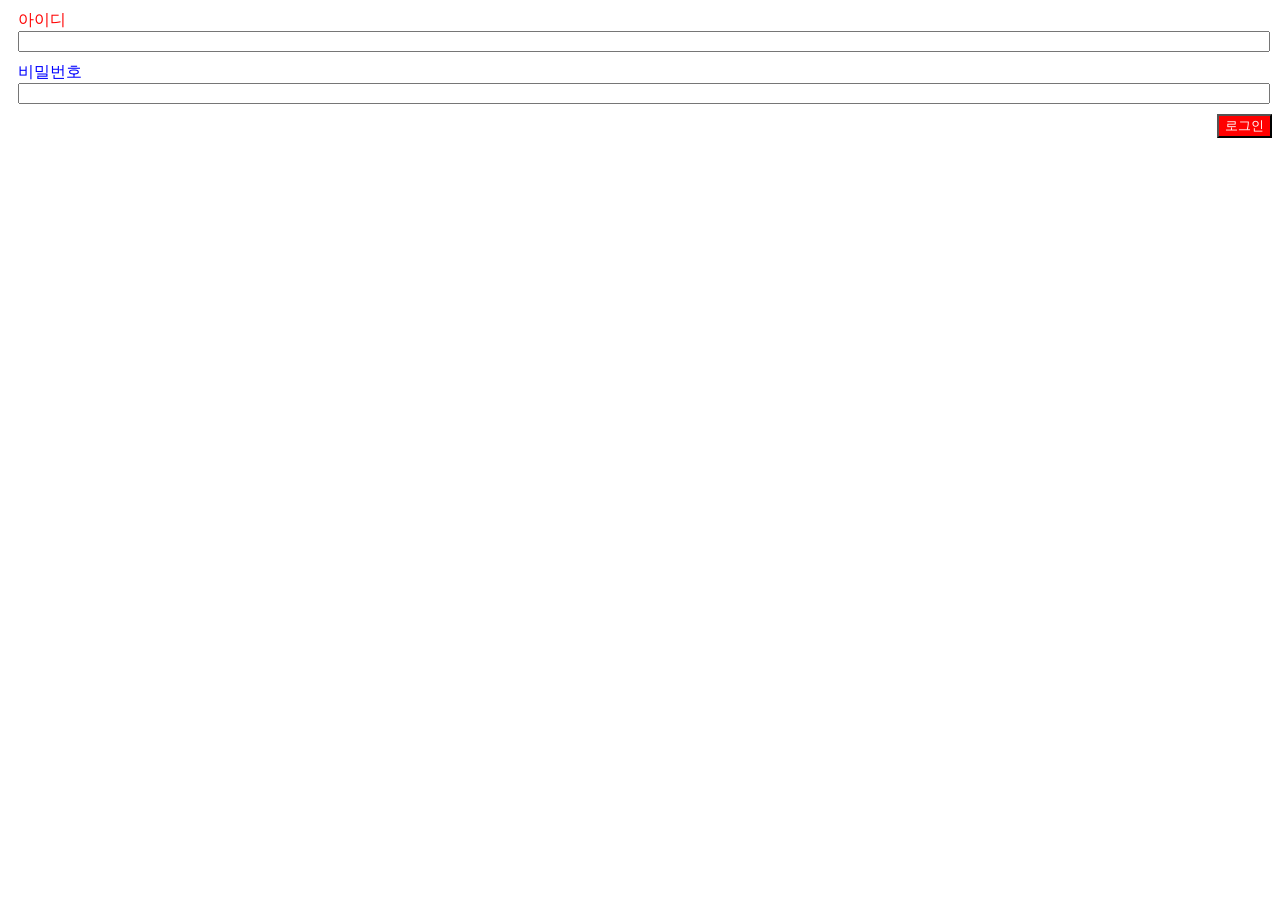
<file: ch02/login.html>
<!DOCTYPE html>
<html>

<head>
    <meta charset="utf-8">
    <title>login</title>
    <style>
        #divid,
        #divpw {
            margin: 10px 10px;
        }

        #lblid {
            color: red;
        }

        #lblpw {
            color: blue;
        }

        input {
            width: 100%;
        }

        #login {
            float: right;
            background-color: red;
            color: white;
        }
    </style>
</head>

<body>
    <div id="divid">
        <label id="lblid">아이디</label>
        <input type="text" id="userid">
    </div>
    <div id="divpw">
        <label id="lblpw">비밀번호</label>
        <input type="password" id="userpw">
    </div>
    <button type="submit" id="login">로그인</button>
</body>

</html>
</file>
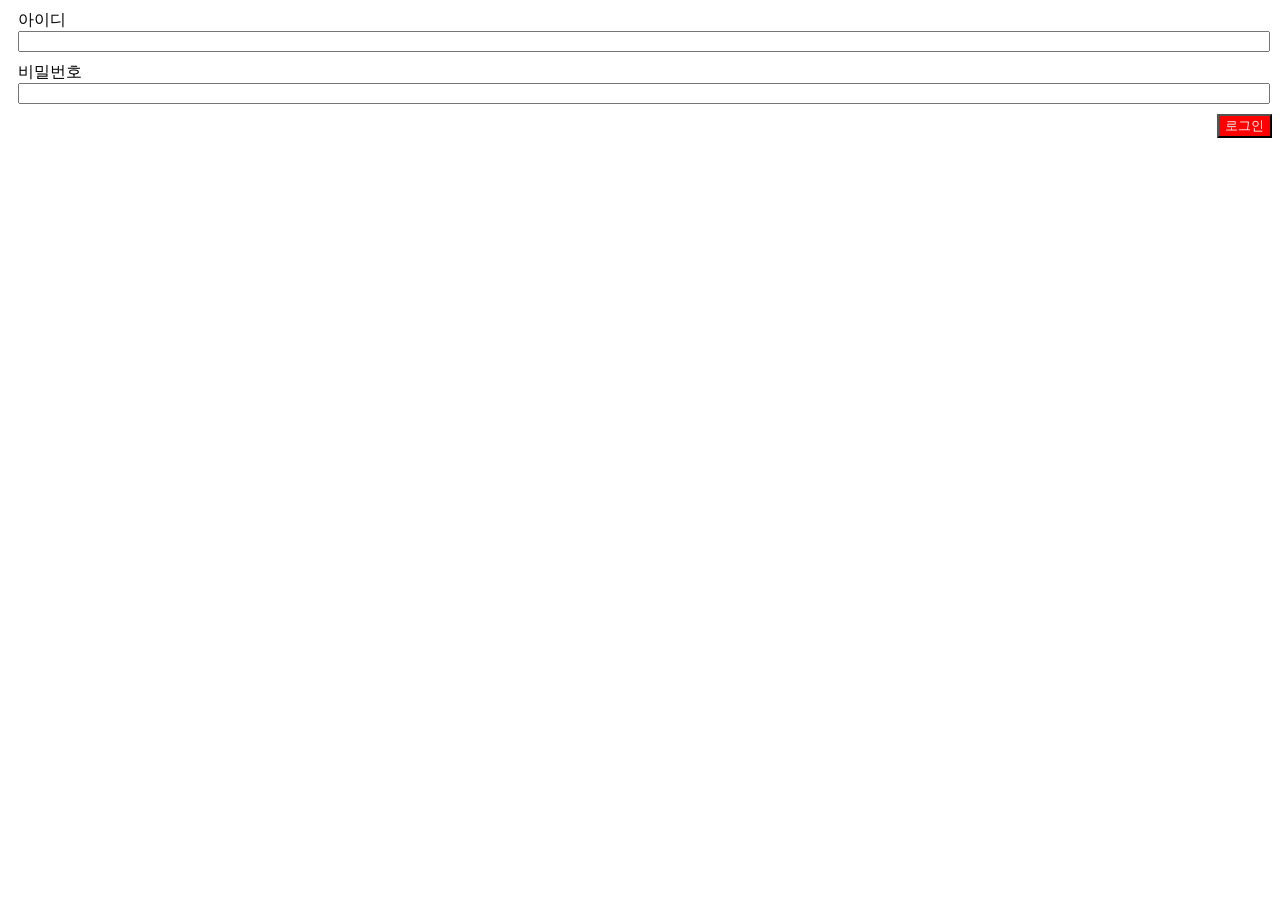
<file: ch02/login2.html>
<!DOCTYPE html>
<html>

<head>
    <meta charset="utf-8">
    <title>login</title>
    <style>
        .account {
            margin: 10px 10px;
        }

        .login {

            float: right;
            background-color: red;
            color: white;
        }

        .write {

            width: 100%;
        }
    </style>
</head>

<body>
    <div class="account">
        <label>아이디</label>
        <input type="text" class="write">
    </div>
    <div class="account">
        <label>비밀번호</label>
        <input type="password" class="write">
    </div>
    <button type="submit" class="login">로그인</button>
</body>

</html>
</file>
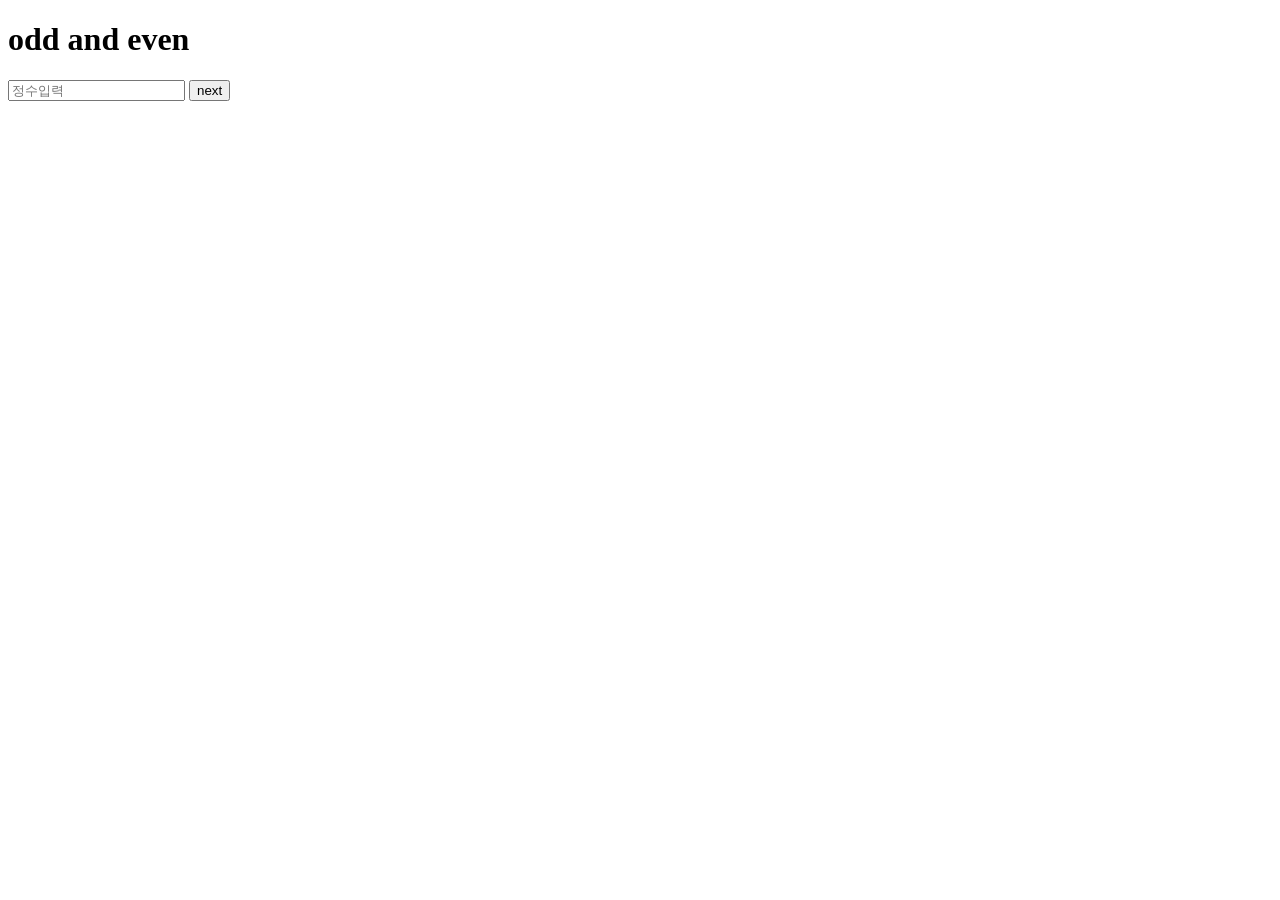
<file: ch05/oddeven.html>
<!DOCTYPE html>
<html lang="en">

<head>
    <meta charset="UTF-8">
    <meta name="viewport" content="width=device-width, initial-scale=1.0">
    <title>odd and even</title>
</head>

<body>
    <h1>odd and even</h1>
    <input id="input_number" type="number" placeholder="정수입력">
    <button id="btn" type="button">next</button>
    <h1 id="result"></h1>
</body>

</html>
<script>
    document.getElementById("btn").onclick = function () {
        const num = document.getElementById("input_number").value;
        let result = null;
        if (num % 2 == 0) {
            result = "even";

        } else {
            result = "odd";

        }
        document.getElementById("result").textContent = result;
    };
</script>
</file>
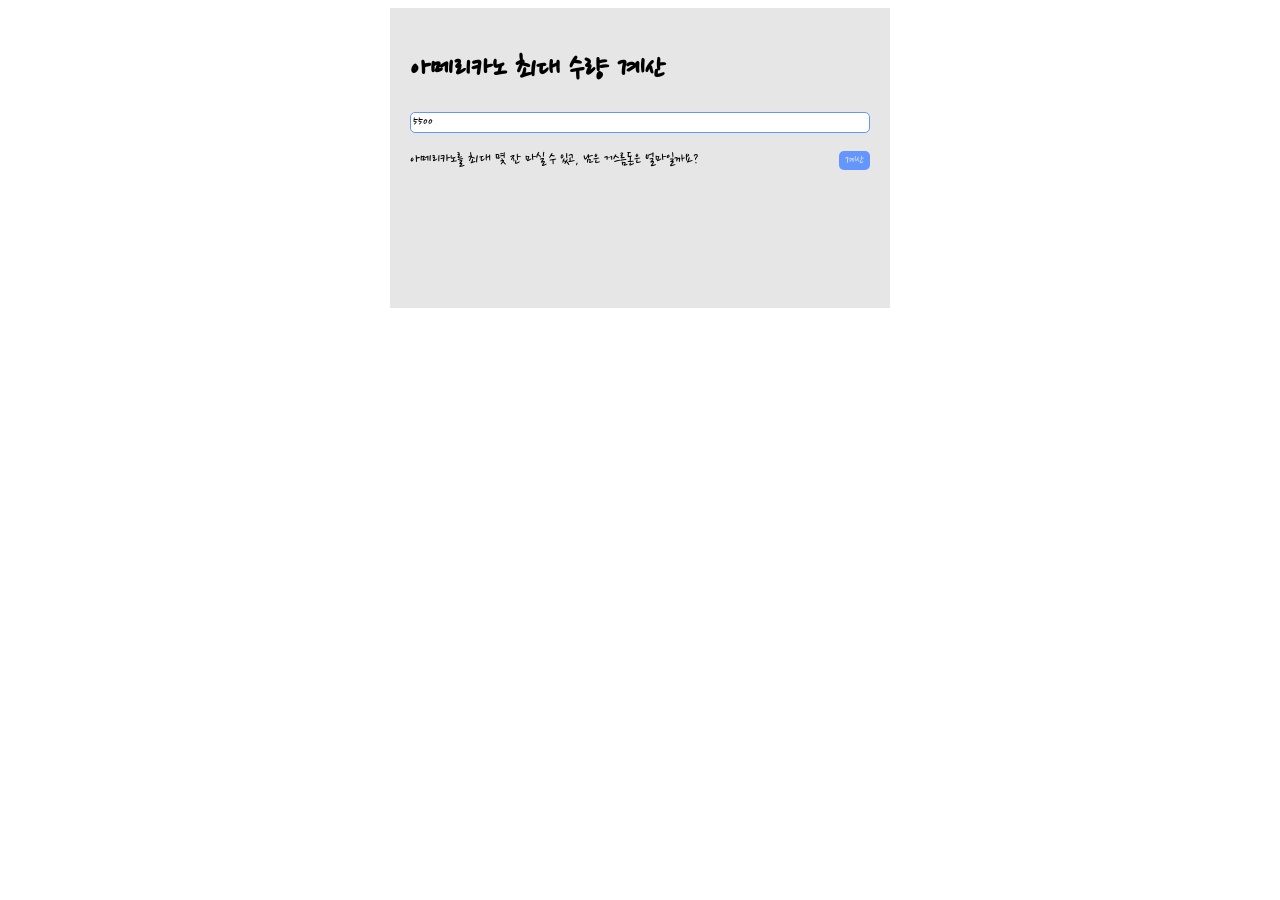
<file: ch06/coffee.html>
<!doctype html>
<html lang="en">

<head>
    <meta charset="UTF-8" />
    <meta name="viewport" content="width=device-width, initial-scale=1.0" />
    <title>Document</title>
    <!-- CDN 사용해 폰트 파일을 로드하기 -->
    <link rel="preconnect" href="https://fonts.googleapis.com" />
    <link rel="preconnect" href="https://fonts.gstatic.com" crossorigin />
    <link
        href="https://fonts.googleapis.com/css2?family=Nanum+Pen+Script&family=Noto+Sans:ital,wght@0,100..900;1,100..900&display=swap"
        rel="stylesheet" />
    <style>
        * {
            /* 폰트 설정하기 */
            font-family: "Nanum Pen Script", "Noto Sans", sans-serif;
            /* 요소의 너비/높이를 계산할 때 순수 콘텐트 박스 영역만 계산할지(content-box), 
                테두리와 안쪽 여백도 포함해 계산할지(border-box) 설정하는 css 속성
                별도 설정하지 않을 경우 기본값은 content-box */
            box-sizing: border-box;
        }

        .main {

            /* 너비는 500px */
            width: 500px;
            /* 높이는 300px */
            height: 300px;
            /* 테두리 안쪽 여백은 상하좌우 20px */
            padding: 20px;
            /* 테두리 바깥쪽 여백은 상하 0, 좌우는 자동으로 균등하게 배분되도록 (auto) */
            margin: 0 auto;
            /* 배경 색상은 rgb(230, 230, 230) */
            background-color: rgb(230, 230, 230);
        }

        #price {
            /* 너비는 100% */
            width: 100%;
            /* 테두리 두께는 1px, 유형은 실선, 색상은 rgb(100, 150, 255) */
            border: 1px solid rgb(100, 150, 250);
            /* 테두리 반경은 5px */
            border-radius: 5px;
            /* 해당 input을 클릭해 focus 되었을 때, 외곽선이 없도록 (outline)*/
            outline: none;
            /* 테두리 안쪽 여백은 상하 5px 좌우 10px */
            padding: 5px, 10px;
            /* 테두리 바깥쪽 여백을 하단 1rem */
            margin-bottom: 1rem;
            /* rem은 최상단에 정의된 폰트 크기를 기준으로 결정된다. */
            /* 최상단 폰트 크기를 14px로 정의한 경우, 1rem = 14px이 된다. */
        }

        .btn_wrap {
            /* 자신의 부모 컨테이너 기준 오른쪽에 배치되도록 (float 속성)*/
            float: right;
        }

        #btn_calc {
            /* 배경 색상은 rgb(100, 150, 255); */
            background-color: rgb(100, 150, 255);
            /* 텍스트 색상은 rgb(220, 220, 220) */
            color: rgb(220, 220, 220);
            /* 테두리 없음 */
            border: none;
            /* 해당 id를 가진 요소에 마우스를 가져다대면 커서가 "pointer"로 바뀌도록 */
            cursor: pointer;
            /* border 안쪽 여백은 상하 12px 좌우 20px */
            padding: 12px, 20px;
            transition: all ease 0.5s;
            border-radius: 5px;
        }

        /* :hover는 의사 클래스 선택자 중 하나로, 해당 요소에 마우스를 올렸을 때 CSS를 정의하기 위해 사용된다. */
        #btn_calc:hover {
            background-color: rgb(130, 180, 255);
            border-radius: 20px;
            /* 배경색은 rgb(130, 180, 255) */

        }
    </style>
</head>

<body>
    <div class="main">
        <h1>아메리카노 최대 수량 계산</h1>
        <input type="text" id="price" value="5500" />
        <div class="btn_wrap">
            <button id="btn_calc">계산</button>
        </div>
        <div id="print">
            아메리카노를 최대 몇 잔 마실 수 있고, 남은 거스름돈은
            얼마일까요?
        </div>
    </div>
</body>

</html>
<script>
    const onCalcBtnClick = function () {
        let money = +document.getElementById("price").value;
        const price = 5500;
        let count = 0; // 살 수 있는 아메리카노 수량
        let change = 0; // 아메리카노를 가능한 많이 사고 남은 거스름돈


        //Math.ceil() --> 올림
        //Math.floor() --> 버림
        //Math.trunc() --> 소수부분 삭제
        //Math.round() --> 반올림

        count = Math.floor(money / price) // 커피 수
        change = money % price // 거스름돈

        // TODO :: 입력받은 금액을 기준으로 살 수 있는 아메리카노의 수량 구하기
        // TODO :: 입력받은 금액을 기준으로 아메리카노를 최대한 사고 남은 잔돈 구하기

        document.getElementById("print").textContent =
            `아메리카노를 ${count}잔 살 수 있다.. 거스름돈은 ${change}원이다`;
    };
    document.getElementById("btn_calc").onclick = onCalcBtnClick;
</script>
</file>
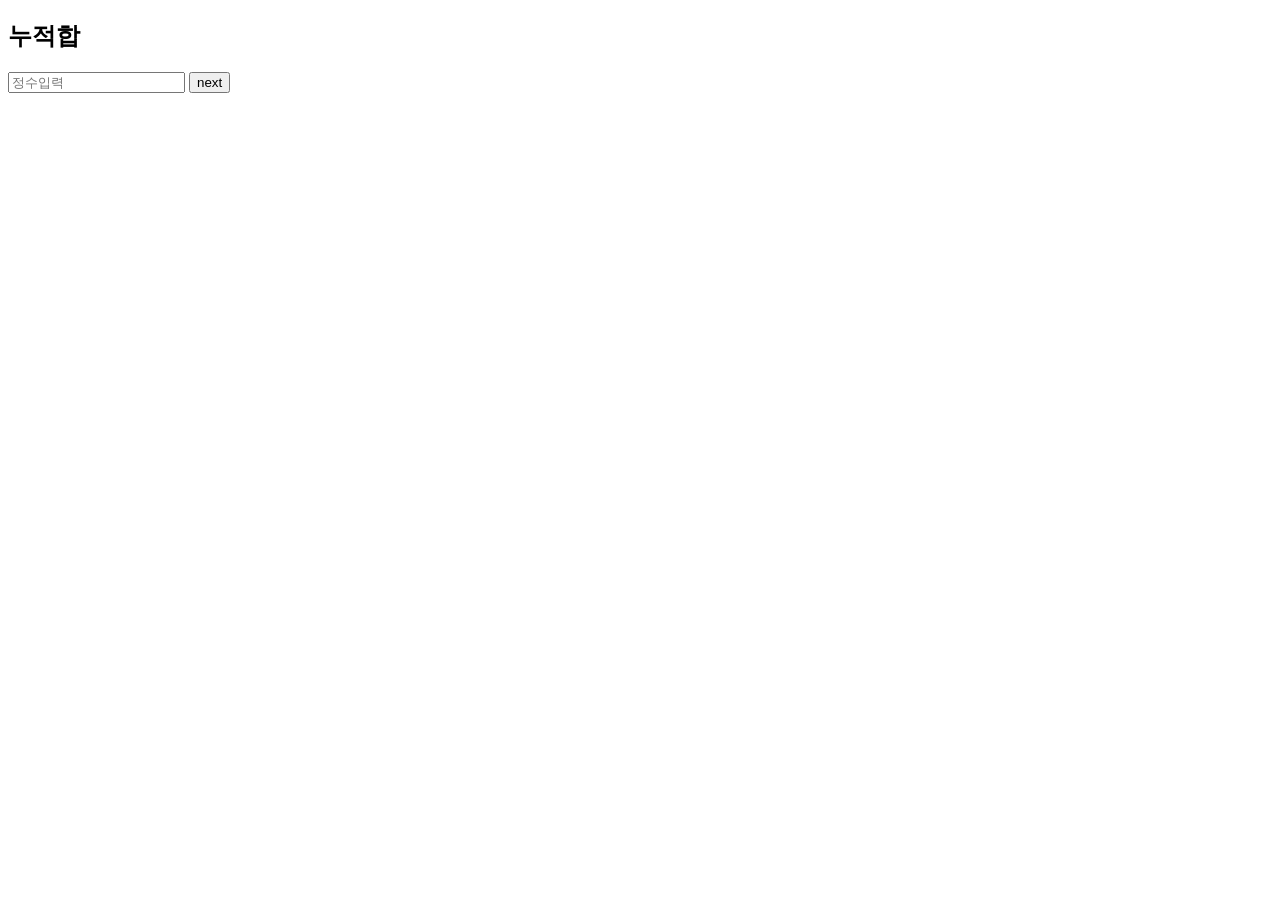
<file: ch06/sum.html>
<!DOCTYPE html>
<html lang="en">

<head>
    <meta charset="UTF-8">
    <meta name="viewport" content="width=device-width, initial-scale=1.0">
    <title>Document</title>
</head>

<body>
    <h2>누적합</h2>
    <input id="input_number" type="number" placeholder="정수입력">
    <button id="btn" type="button">next</button>
    <div id="result"></div>
</body>

</html>
<script>

    document.getElementById("btn").onclick = function () {
        const num = document.getElementById("input_number").value;
        let result = 0;
        for (let i = 1; i <= num; i++) {
            result += i
        }
        document.getElementById("result").textContent = result;
    }
</script>
</file>
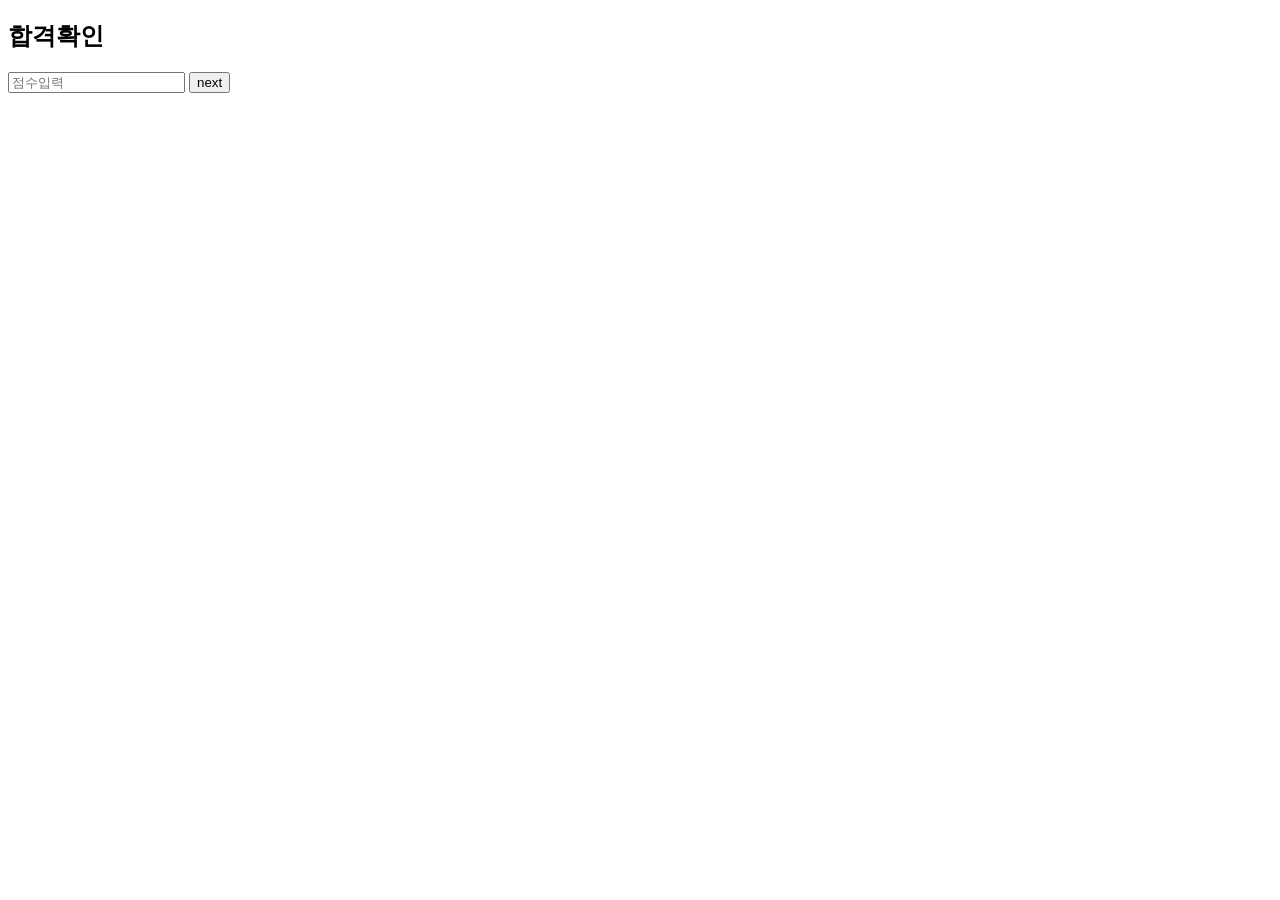
<file: ch06/swich.html>
<!DOCTYPE html>
<html lang="en">

<head>
    <meta charset="UTF-8">
    <meta name="viewport" content="width=device-width, initial-scale=1.0">
    <title>합격확인</title>
</head>

<body>
    <h2>합격확인</h2>
    <input id="input_number" type="number" placeholder="점수입력">
    <button id="btn" type="button">next</button>
    <div id="temp"></div>
</body>

</html>
<script>
    document.getElementById("btn").onclick = function () {
        const score = document.getElementById("input_number").value;

        let temp = '';
        switch (Math.trunc(score / 10)) {
            case 10:
                temp = "A";
                break;
            case 9:
                temp = "A";
                break;
            case 8:
                temp = "B";
                break;
            case 7:
                temp = "C";
                break;
            case 6:
                temp = "D";
                break;
            default:
                temp = "F";
                break;
        }
        document.getElementById("temp").textContent = temp;
    }
</script>
</file>
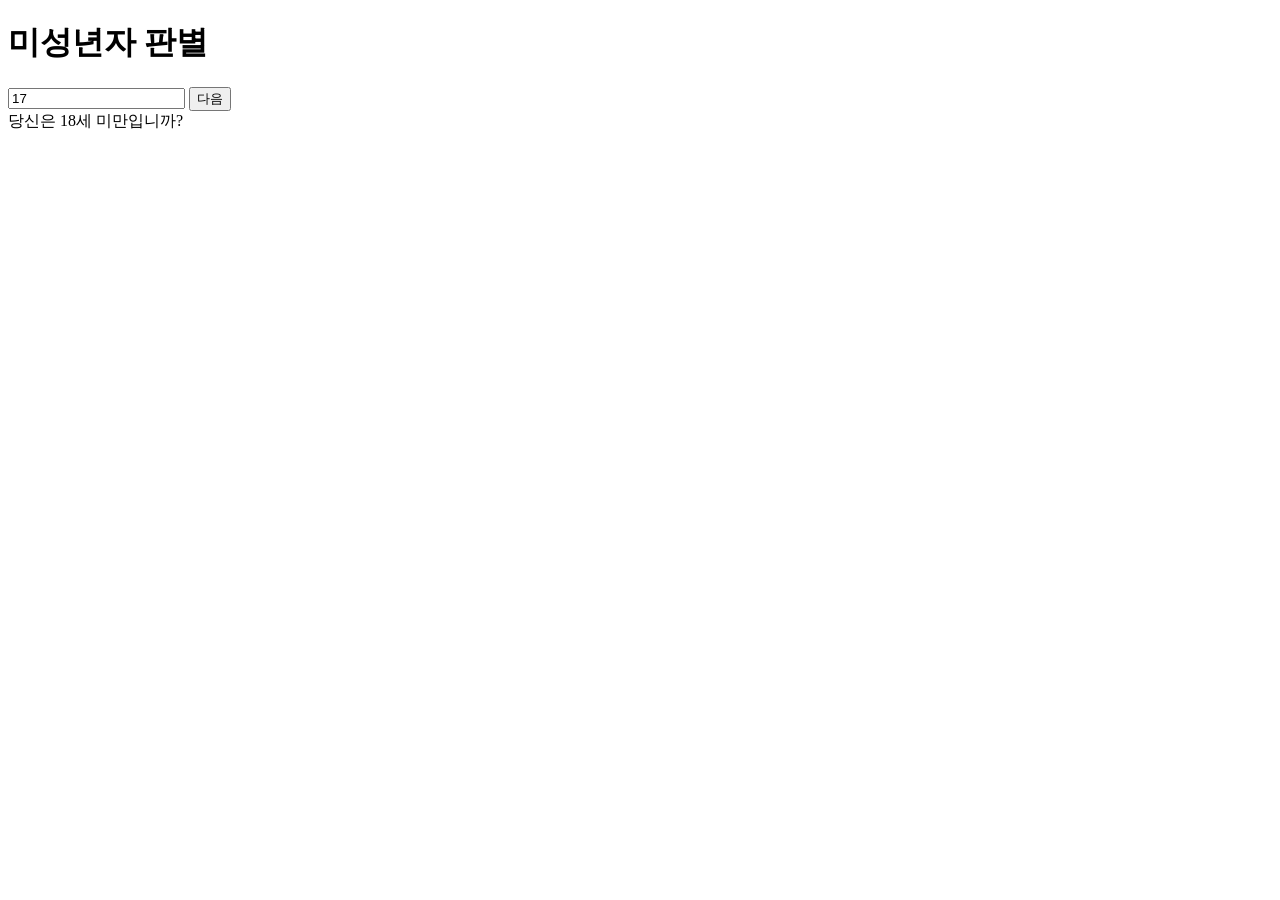
<file: ch07/checkadult.html>
<!DOCTYPE html>
<html lang="en">

<head>
    <meta charset="UTF-8">
    <meta name="viewport" content="width=device-width, initial-scale=1.0">
    <title>미성년자 판별</title>
</head>

<body>
    <h1>미성년자 판별</h1>
    <input id="input_age" type="number" value="17" />
    <button id="btn_ok">다음</button>
    <div id="result">당신은 18세 미만입니까?</div>
</body>
<script>
    document.getElementById("btn_ok").onclick = function () {
        let age = document.getElementById("input_age").value;
        let result = null;
        if (age >= 20) {
            result = "성인";
        } else {
            result = "미성년자";
        }
        document.getElementById("result").textContent = result
    }
</script>

</html>
</file>
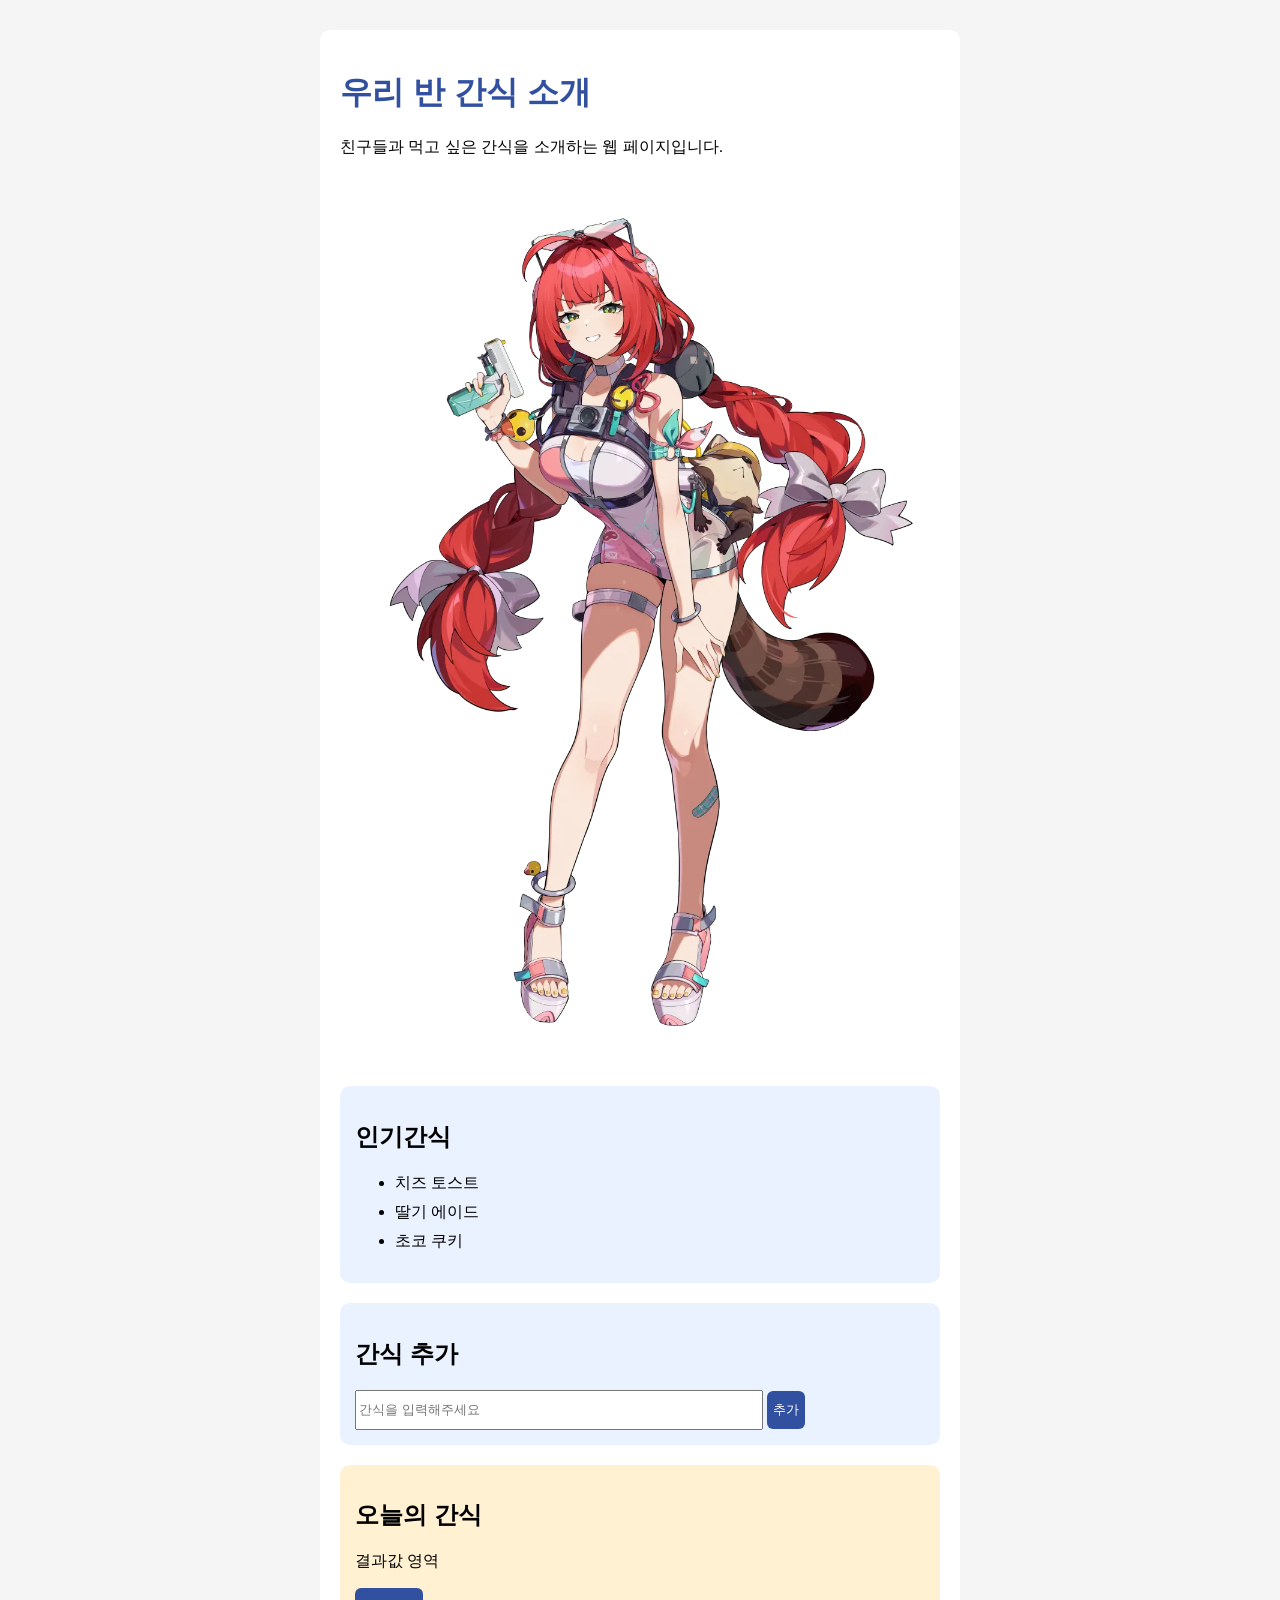
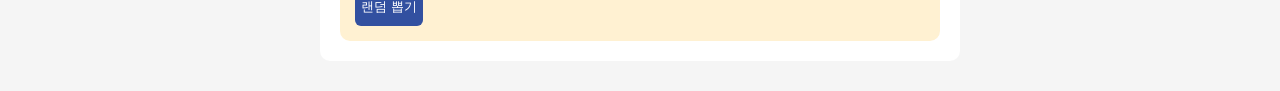
<file: 수행준비/randomsnack.html>
<!DOCTYPE html>
<html lang="kr">

<!--  이건 '!' 쓰면 되니까 안 적어도 되지?  -->

<head>
    <meta charset="UTF-8">
    <meta name="viewport" content="width=device-width, initial-scale=1.0">
    <link href="./randomsnack.css" rel="stylesheet">
    <title>간식 추첨</title>
</head>

<body>
    <!--   class="wrap" ==   -->
    <div class="wrap">
        <h1>우리 반 간식 소개</h1>
        <p>친구들과 먹고 싶은 간식을 소개하는 웹 페이지입니다.</p>
        <!-- ../ 현재 폴더 기준 상위 폴더 -->
        <!-- ./ 현재 폴더 안의 파일 보는거 -->
        <!-- / 연 폴더의 최상위 폴더 -->
        <img src="./yuzuha.webp" alt="귀여운 우키나미 유즈하입니다" />

        <!--  리스트 영역  -->
        <div class="menu_box">
            <h2>인기간식</h2>
            <ul id="menu_list">
                <!-- ul == unordered list-->

            </ul>
        </div>
        <!--  간식 추가하는 입력 창 및 버튼  -->
        <div class="menu_box">
            <h2>간식 추가</h2>
            <input id="input_snack" type="text" placeholder="간식을 입력해주세요" />
            <button id="btn_add">추가</button>
        </div>

        <!--  추첨하는 영역  -->
        <div class="event_box">
            <h2>오늘의 간식</h2>
            <p id="event_result">결과값 영역</p>
            <button id="btn_event">랜덤 뽑기</button>
        </div>
    </div>
    <script src="./randomsnack.js"></script>

</body>

</html>
</file>
<file: 수행준비/randomsnack.css>
/** css 적용 시키는거 (디자인 한다 생각해) **/

        body {
            background-color: rgb(245, 245, 245);
            font-family: "Noto Sans KR", sans-serif;

        }

        h1 {
            color: rgb(50, 80, 160);
        }

        .wrap {
            width: 600px;
            margin: 30px auto;
            padding: 20px;
            background-color: white;
            border-radius: 10px;
        }

        img {
            width: 100%;
            border-radius: 10px;
        }

        .menu_box {
            padding: 15px;
            margin-top: 20px;
            background-color: rgb(235, 242, 255);
            border-radius: 10px;
        }

        .menu_box li {
            margin-bottom: 8px;
        }

        .event_box {
            margin-top: 20px;
            padding: 15px;
            background-color: rgb(255, 241, 210);
            border-radius: 10px;
        }

        input {
            width: 400px;
            height: 34px;
        }

        button {
            height: 38px;
            background-color: rgb(50, 80, 160);
            color: white;
            border: none;
            border-radius: 6px;
            cursor: pointer;
        }

        button:hover {
            background-color: rgb(255, 120, 120);

        }
</file>
